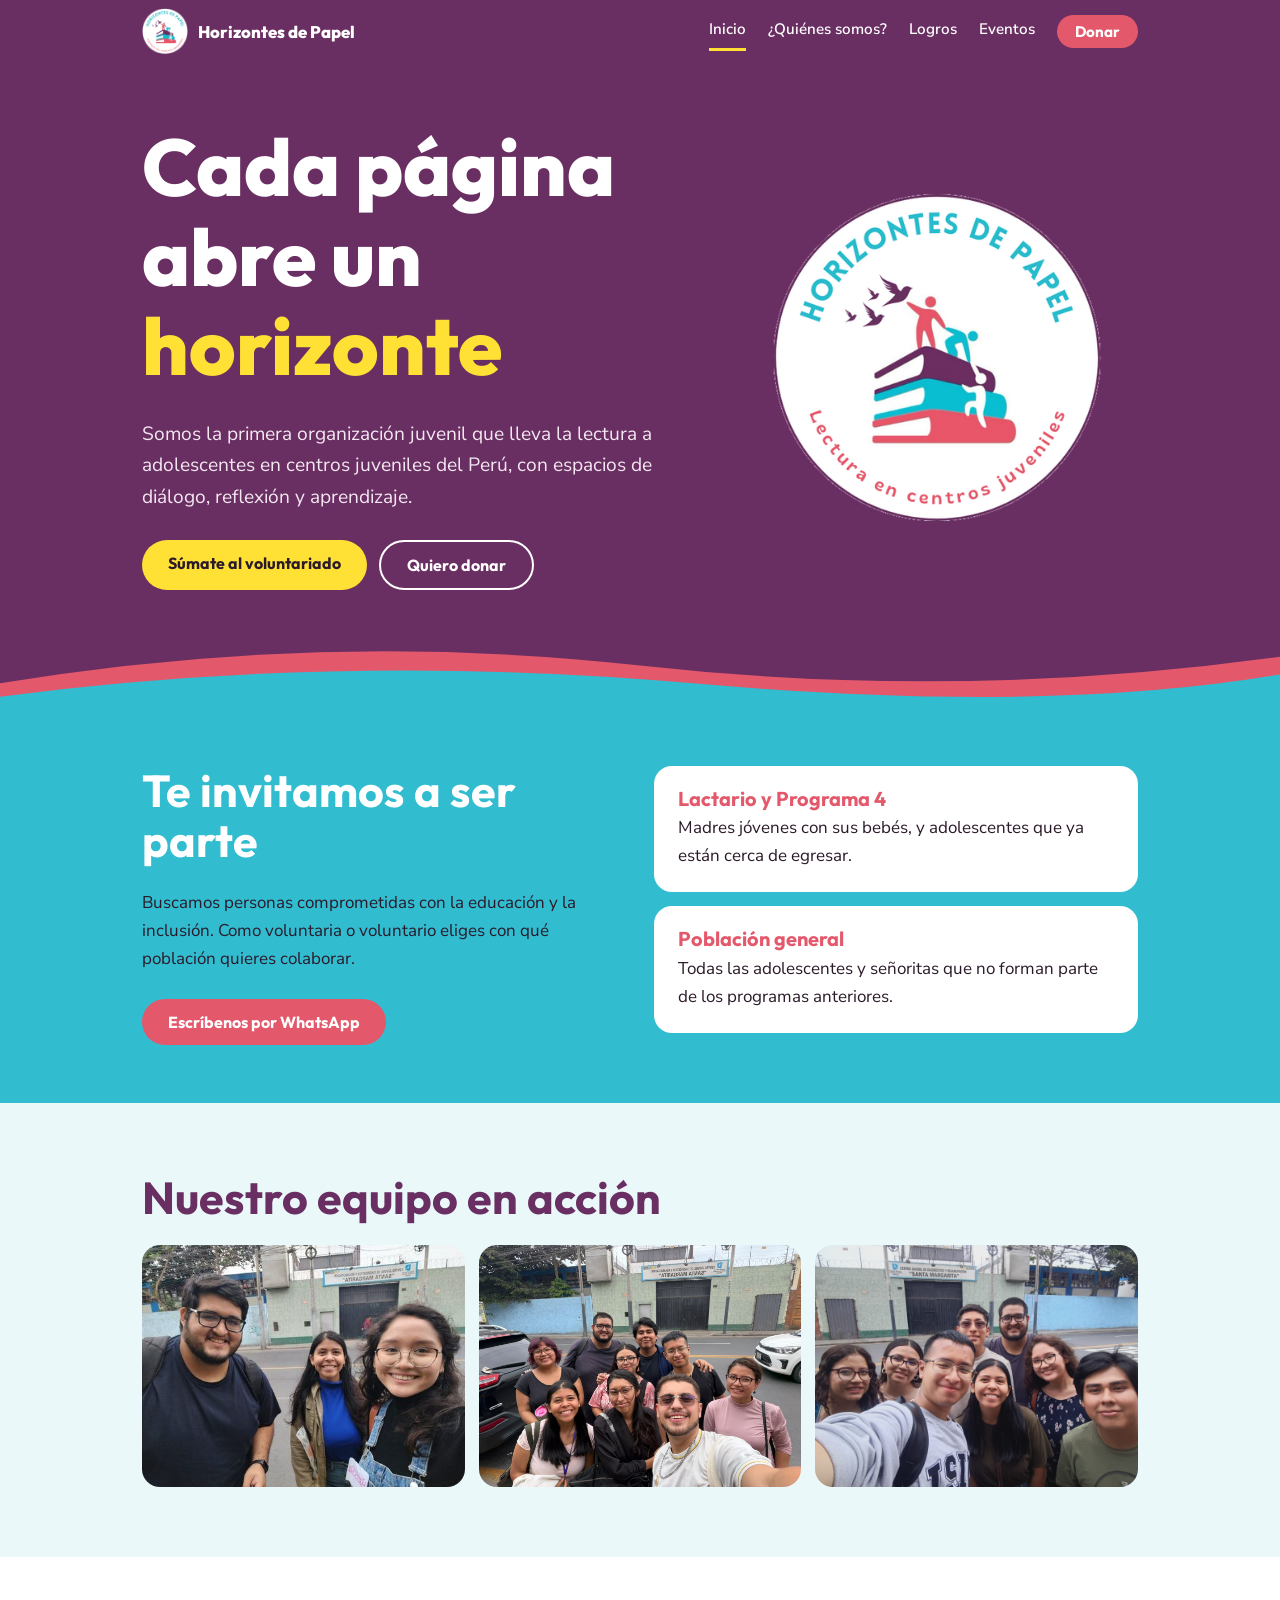
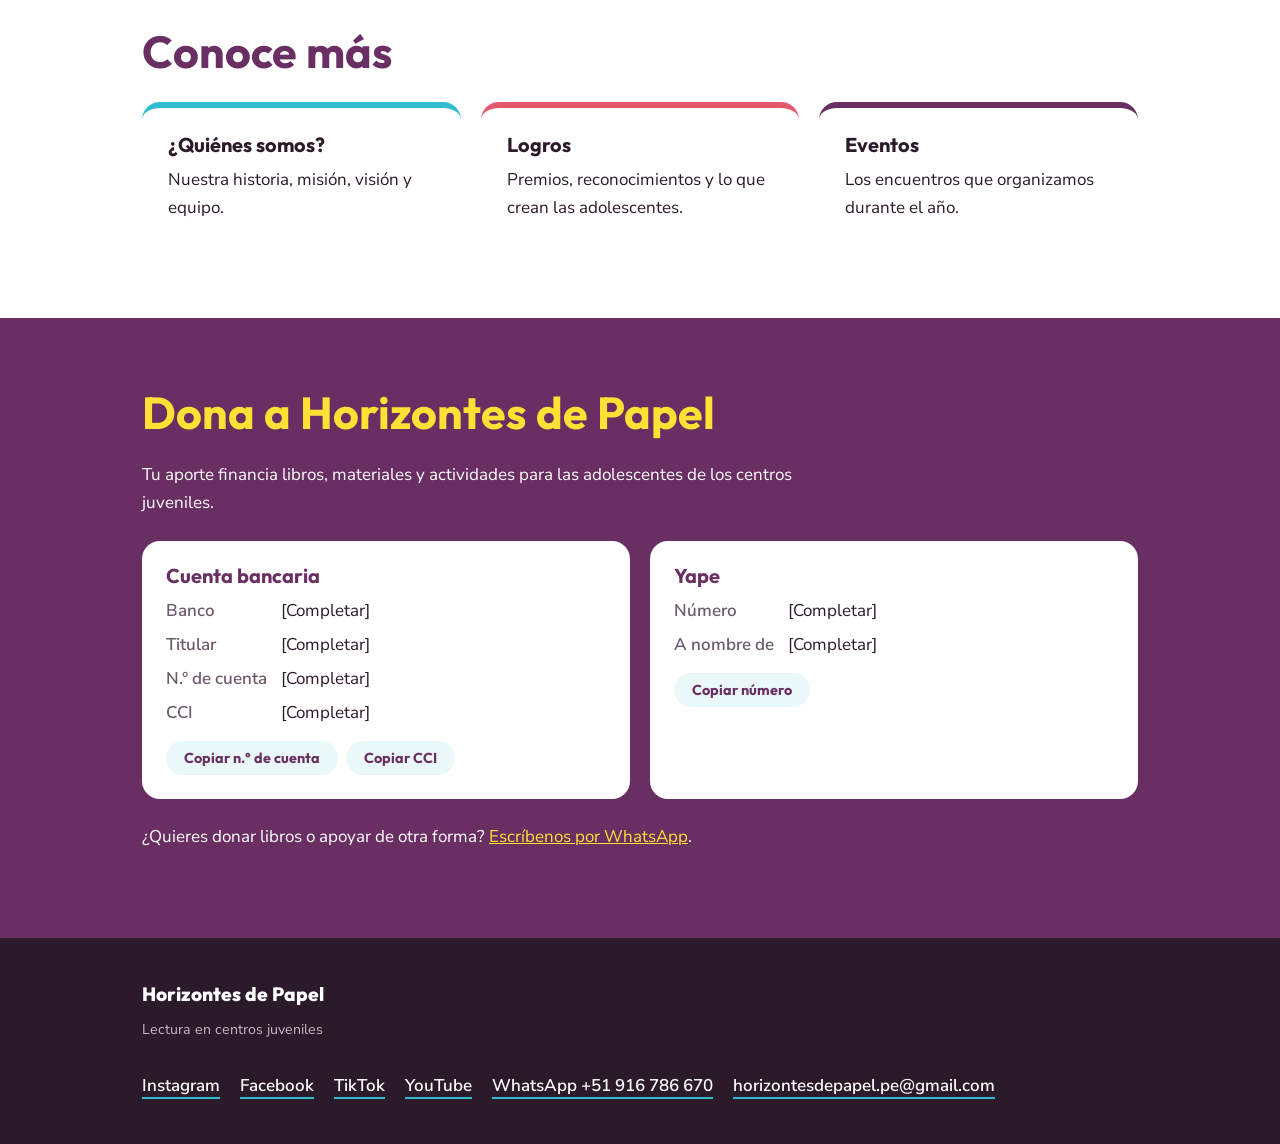
<file: index.html>
<!DOCTYPE html><html lang="es"><head><meta charset="utf-8"><meta name="viewport" content="width=device-width, initial-scale=1"><title>Inicio · Horizontes de Papel</title><meta name="description" content="Horizontes de Papel promueve la lectura en centros juveniles del Perú."><link rel="icon" href="logo.png"><link href="https://fonts.googleapis.com/css2?family=Outfit:wght@500;700;800&family=Nunito+Sans:wght@400;600&display=swap" rel="stylesheet"><link rel="stylesheet" href="style.css"></head><body><header id="h"></header><main>
<div class="hero"><div class="wrap">
<div><h1>Cada página abre un <em>horizonte</em></h1>
<p class="lead">Somos la primera organización juvenil que lleva la lectura a adolescentes en centros juveniles del Perú, con espacios de diálogo, reflexión y aprendizaje.</p>
<div class="btns"><a class="btn s" href="#invitacion">Súmate al voluntariado</a><a class="btn o" href="#donacion">Quiero donar</a></div></div>
<img src="logo.png" alt="Logo de Horizontes de Papel: personas sobre una pila de libros"></div>
<svg class="horizon" viewBox="0 0 1200 90" preserveAspectRatio="none" aria-hidden="true"><path d="M0 60Q300 0 600 40T1200 30V90H0Z" fill="#E4586B"/><path d="M0 75Q320 25 650 60T1200 50V90H0Z" fill="#31BCD0"/></svg></div>
<div class="invite" id="invitacion"><div class="wrap">
<div><h2>Te invitamos a ser parte</h2><p>Buscamos personas comprometidas con la educación y la inclusión. Como voluntaria o voluntario eliges con qué población quieres colaborar.</p>
<div class="btns"><a class="btn c" href="https://wa.me/51916786670?text=Hola%2C%20quiero%20ser%20voluntaria%2Fo%20en%20Horizontes%20de%20Papel" target="_blank" rel="noopener">Escríbenos por WhatsApp</a></div></div>
<div><div class="opt"><h3>Lactario y Programa 4</h3><p>Madres jóvenes con sus bebés, y adolescentes que ya están cerca de egresar.</p></div>
<div class="opt"><h3>Población general</h3><p>Todas las adolescentes y señoritas que no forman parte de los programas anteriores.</p></div></div></div></div>
<section class="bg"><div class="wrap"><h2>Nuestro equipo en acción</h2><div class="shots"><img src="img/equipo-1.jpg" alt="Equipo de Horizontes de Papel" loading="lazy"><img src="img/equipo-6.jpg" alt="Equipo de Horizontes de Papel" loading="lazy"><img src="img/equipo-7.jpg" alt="Equipo de Horizontes de Papel" loading="lazy"></div></div></section>
<section><div class="wrap"><h2>Conoce más</h2>
<div class="grid"><a class="card" href="quienes-somos.html" style="text-decoration:none"><h3>¿Quiénes somos?</h3><p>Nuestra historia, misión, visión y equipo.</p></a>
<a class="card" href="logros.html" style="text-decoration:none"><h3>Logros</h3><p>Premios, reconocimientos y lo que crean las adolescentes.</p></a>
<a class="card" href="eventos.html" style="text-decoration:none"><h3>Eventos</h3><p>Los encuentros que organizamos durante el año.</p></a></div></div></section>
<section id="donacion" class="don"><div class="wrap"><h2>Dona a Horizontes de Papel</h2>
<p>Tu aporte financia libros, materiales y actividades para las adolescentes de los centros juveniles.</p>
<div class="grid"><div class="acct"><h3>Cuenta bancaria</h3><dl><dt>Banco</dt><dd>[Completar]</dd><dt>Titular</dt><dd>[Completar]</dd><dt>N.° de cuenta</dt><dd id="cta">[Completar]</dd><dt>CCI</dt><dd id="cci">[Completar]</dd></dl>
<button class="copy" data-t="cta">Copiar n.° de cuenta</button><button class="copy" data-t="cci">Copiar CCI</button></div>
<div class="acct"><h3>Yape</h3><dl><dt>Número</dt><dd id="yape">[Completar]</dd><dt>A nombre de</dt><dd>[Completar]</dd></dl><button class="copy" data-t="yape">Copiar número</button></div></div>
<p style="margin-top:24px">¿Quieres donar libros o apoyar de otra forma? <a href="https://wa.me/51916786670" target="_blank" rel="noopener" style="color:var(--sun)">Escríbenos por WhatsApp</a>.</p></div></section>
</main><footer id="f"></footer><script src="site.js"></script></body></html>
</file>
<file: style.css>
:root{--teal:#31BCD0;--coral:#E4586B;--plum:#6A2F62;--sun:#FFE135;--ink:#2B1A29;--mist:#EAF8FA;--r:18px}
*{box-sizing:border-box}
html{scroll-behavior:smooth;scroll-padding-top:70px}
@media(prefers-reduced-motion:reduce){html{scroll-behavior:auto}}
body{margin:0;font:17px/1.65 "Nunito Sans",system-ui,sans-serif;color:var(--ink);background:#fff}
h1,h2,h3{font-family:Outfit,system-ui,sans-serif;line-height:1.12;margin:0 0 .5em}
h2{font-size:clamp(1.9rem,4vw,2.8rem);color:var(--plum)}
h3{font-size:1.25rem}
a{color:inherit}
:focus-visible{outline:3px solid var(--sun);outline-offset:3px}
.wrap{max-width:1040px;margin:0 auto;padding:0 22px}
section{padding:70px 0}
p{max-width:68ch}
header{position:sticky;top:0;z-index:10;background:var(--plum);color:#fff}
nav{display:flex;align-items:center;gap:6px 22px;flex-wrap:wrap;padding:8px 22px;max-width:1040px;margin:0 auto}
.brand{display:flex;align-items:center;gap:10px;font:800 1.05rem Outfit,sans-serif;text-decoration:none;margin-right:auto}
.brand img{width:46px;height:46px}
nav a.l{text-decoration:none;font-weight:600;font-size:.95rem;padding:6px 0;border-bottom:3px solid transparent}
nav a.l:hover,nav a.on{border-color:var(--sun)}
nav a.d{background:var(--coral);padding:7px 18px;border-radius:999px;font:700 .95rem Outfit,sans-serif;text-decoration:none}
.hero{background:var(--plum);color:#fff;padding:60px 0 0;overflow:hidden}
.hero .wrap{display:grid;grid-template-columns:1.4fr 1fr;gap:30px;align-items:center}
.hero h1{font-size:clamp(2.6rem,7vw,5rem);font-weight:800;max-width:13ch;margin-bottom:.35em}
.hero em{font-style:normal;color:var(--sun)}
.hero .lead{font-size:1.2rem;max-width:46ch;color:#F3E7F1}
.hero img{width:100%;max-width:330px;justify-self:center}
.horizon{display:block;width:100%;height:80px;margin-top:40px}
.ptitle{background:var(--plum);color:#fff;padding:54px 0 46px;border-bottom:8px solid var(--coral)}
.ptitle h1{font-size:clamp(2.2rem,6vw,3.8rem);font-weight:800;margin:0 0 .2em}
.ptitle p{margin:0;color:#F3E7F1;font-size:1.15rem}
.btn{display:inline-block;padding:13px 26px;border-radius:999px;font:700 1rem Outfit,sans-serif;text-decoration:none;border:0}
.c{background:var(--coral);color:#fff}.s{background:var(--sun);color:var(--ink)}.o{border:2px solid #fff;color:#fff}
.btns{display:flex;gap:12px;flex-wrap:wrap;margin-top:26px}
.invite{background:var(--teal);padding:56px 0}
.invite .wrap,.two{display:grid;grid-template-columns:1fr 1fr;gap:28px;align-items:start}
.invite h2{color:#fff}
.opt{background:#fff;border-radius:var(--r);padding:22px 24px;margin-bottom:14px}
.opt h3{color:var(--coral);margin-bottom:.2em}.opt p{margin:0}
.stat{background:var(--mist);border-radius:var(--r);padding:26px;margin-top:22px}
.stat b{display:block;font:800 3.4rem/1 Outfit,sans-serif;color:var(--coral)}
.mv{border-radius:var(--r);padding:30px;color:#fff}
.m{background:var(--plum)}.v{background:var(--coral)}
.mv h3{color:var(--sun);font-size:1.6rem}.mv p{margin:0}
.vals{display:flex;gap:10px;flex-wrap:wrap;margin-top:22px}
.vals span{background:var(--sun);padding:7px 18px;border-radius:999px;font:700 .98rem Outfit,sans-serif}
.ods{display:grid;grid-template-columns:repeat(auto-fit,minmax(150px,1fr));gap:14px;margin-top:20px}
.ods div{color:#fff;padding:18px 16px;min-height:130px;font:700 .95rem/1.2 Outfit,sans-serif;display:flex;flex-direction:column;justify-content:space-between}
.ods strong{font-size:2.4rem;line-height:1}
.team{display:grid;grid-template-columns:repeat(auto-fill,minmax(190px,1fr));gap:18px;margin-top:20px}
.person{text-align:center}
.ph{width:100%;aspect-ratio:1;border-radius:var(--r);background:var(--mist);position:relative;overflow:hidden;display:grid;place-items:center;font:800 2.2rem Outfit,sans-serif;color:var(--teal)}
.ph img{position:absolute;inset:0;width:100%;height:100%;object-fit:cover}
.person h3{margin:.7em 0 .1em;font-size:1.05rem}.person p{margin:0;font-size:.92rem;color:#6B5A69}
.bg{background:var(--mist)}
.grid{display:grid;grid-template-columns:repeat(auto-fit,minmax(270px,1fr));gap:20px;margin-top:24px}
.card{background:#fff;border-radius:var(--r);padding:26px;border-top:6px solid var(--teal)}
.card:nth-child(3n+2){border-color:var(--coral)}.card:nth-child(3n){border-color:var(--plum)}
.card p{margin:0}
.soon{color:#6B5A69;font-style:italic}
.gallery{display:grid;grid-template-columns:repeat(auto-fit,minmax(150px,1fr));gap:12px;margin-top:16px}
.gallery .ph{font-size:1rem;color:#6B5A69;text-align:center;padding:8px}
.note{font-size:.92rem;color:#6B5A69}
.don{background:var(--plum);color:#fff}.don h2{color:var(--sun)}
.acct{background:#fff;color:var(--ink);border-radius:var(--r);padding:24px}
.acct h3{color:var(--plum)}
.acct dl{margin:0;display:grid;grid-template-columns:auto 1fr;gap:6px 14px}
.acct dt{font-weight:600;color:#6B5A69}.acct dd{margin:0;word-break:break-all}
.copy{margin:14px 8px 0 0;background:var(--mist);border:0;border-radius:999px;padding:8px 18px;font:700 .9rem Outfit,sans-serif;cursor:pointer;color:var(--plum)}
footer{background:var(--ink);color:#fff;padding:44px 0}
footer .wrap{display:flex;gap:30px;flex-wrap:wrap;justify-content:space-between;align-items:center}
footer ul{list-style:none;margin:0;padding:0;display:flex;gap:10px 20px;flex-wrap:wrap}
footer a{text-decoration:none;font-weight:600;border-bottom:2px solid var(--teal)}
footer small{display:block;margin-top:8px;color:#C9B8C7}
@media(max-width:760px){section{padding:50px 0}.invite .wrap,.two,.hero .wrap{grid-template-columns:1fr}.hero img{max-width:220px;order:-1}}

.shots{display:grid;grid-template-columns:repeat(auto-fit,minmax(240px,1fr));gap:14px;margin-top:20px}
.shots img{width:100%;aspect-ratio:4/3;object-fit:cover;border-radius:var(--r)}
.gal{display:grid;grid-template-columns:repeat(auto-fill,minmax(230px,1fr));gap:14px;margin-top:20px}
.gal a{display:block;border-radius:var(--r);overflow:hidden}
.gal img{width:100%;aspect-ratio:4/3;object-fit:cover;display:block;transition:transform .3s}
.gal a:hover img{transform:scale(1.04)}
.feature{display:grid;grid-template-columns:1.1fr 1fr;gap:30px;align-items:center}
.feature img{width:100%;border-radius:var(--r)}
.cimg{width:100%;border-radius:12px;margin-bottom:12px}
.ev{text-decoration:none;display:block;transition:transform .2s}
.ev:hover{transform:translateY(-4px)}
.cover{aspect-ratio:16/10;border-radius:12px;background:linear-gradient(135deg,var(--teal),var(--plum));position:relative;overflow:hidden;margin-bottom:16px}
.cover img{position:absolute;inset:0;width:100%;height:100%;object-fit:cover}
.more{display:inline-block;margin-top:12px;font:700 .95rem Outfit,sans-serif;color:var(--coral)}
@media(max-width:760px){.feature{grid-template-columns:1fr}}

.gh{margin:36px 0 0;color:var(--coral);font-size:1.3rem}
</file>
